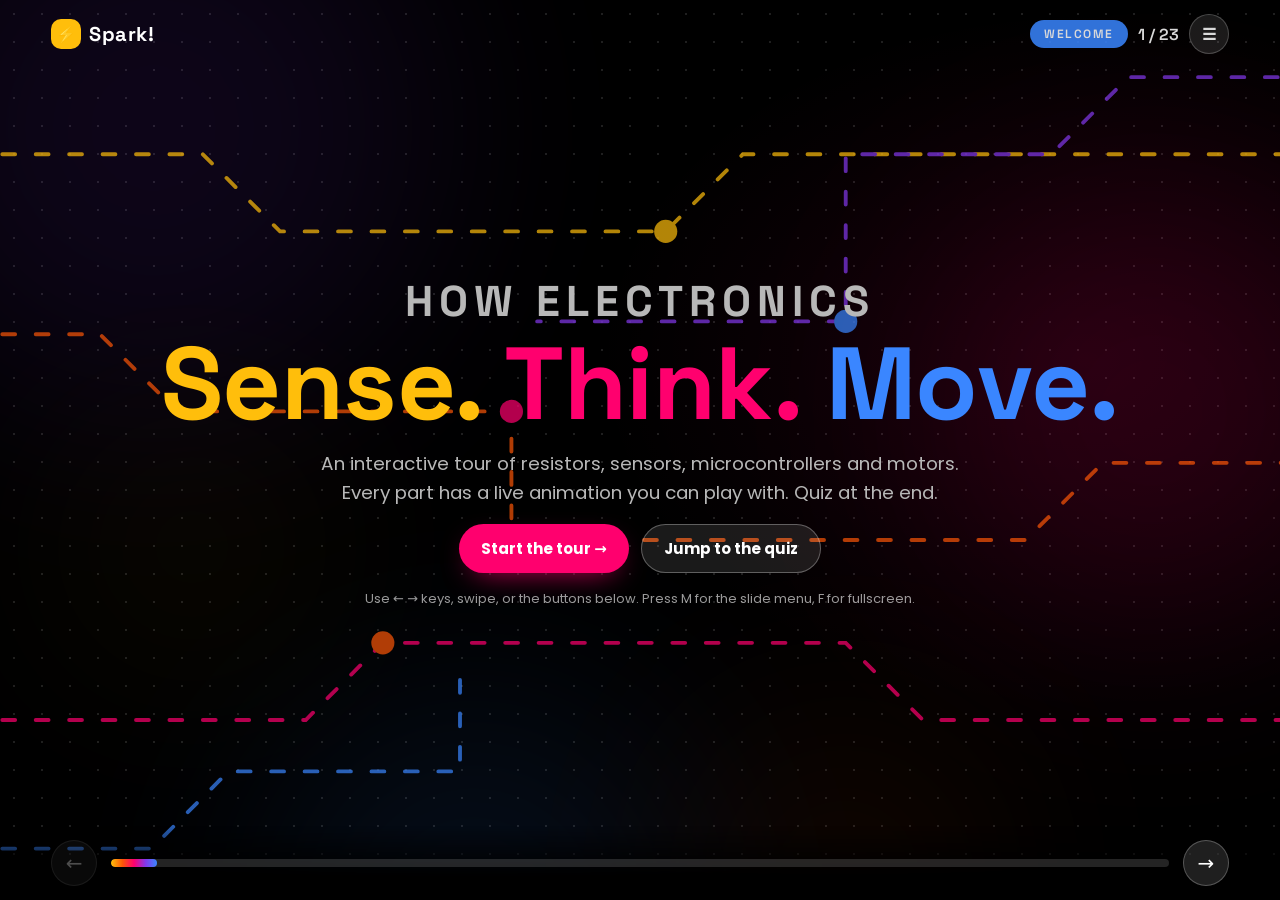
<file: index.html>
<!doctype html>
<html lang="en">
<head>
<meta charset="utf-8">
<meta name="viewport" content="width=device-width,initial-scale=1">
<title>Spark! Sense, Think, Move</title>
<meta name="description" content="An interactive, animated tour of electronic components: sensors, microcontrollers and actuators, with a quiz.">
<link rel="preconnect" href="https://fonts.googleapis.com">
<link href="https://fonts.googleapis.com/css2?family=Poppins:wght@400;600;700;800&family=Space+Grotesk:wght@500;700&display=swap" rel="stylesheet">
<link rel="stylesheet" href="style.css">
</head>
<body>
<div class="bg"><i></i><i></i><i></i><i></i><i></i></div>

<header class="top">
  <div class="brand"><b>⚡</b><span>Spark!</span></div>
  <div class="counter"><span class="grp" id="grp">Welcome</span><span class="cn" id="cnt">1 / 1</span><button class="nb" id="menuBtn" title="All slides (M)" style="width:40px;height:40px;font-size:16px">☰</button></div>
</header>

<main class="deck" id="deck">

<!-- 1 TITLE -->
<section class="slide c-p title" data-group="Welcome" data-title="Welcome" data-demo="none">
  <svg class="traces" viewBox="0 0 1200 700" preserveAspectRatio="xMidYMid slice">
    <path class="sy" d="M0 120 H260 L320 180 H620 L680 120 H1200"/>
    <path class="so" d="M0 260 H180 L240 320 H500 V420 H900 L960 360 H1200" style="animation-duration:3s"/>
    <path class="sp" d="M0 560 H340 L400 500 H760 L820 560 H1200" style="animation-duration:2.4s"/>
    <path class="sv" d="M1200 60 H980 L920 120 H760 V250 H520" style="animation-duration:3.4s"/>
    <path class="sb" d="M0 660 H220 L280 600 H460 V520" style="animation-duration:2.8s"/>
    <circle cx="620" cy="180" r="9" class="fy pulse"/><circle cx="500" cy="320" r="9" class="fp pulse"/><circle cx="760" cy="250" r="9" class="fb pulse"/><circle cx="400" cy="500" r="9" class="fo pulse"/>
  </svg>
  <div class="wrap one">
    <div class="copy" style="align-items:center">
      <h1 class="rv"><span>How electronics</span><em>Sense.</em> <em>Think.</em> <em>Move.</em></h1>
      <p class="lead rv" style="--d:.15s">An interactive tour of resistors, sensors, microcontrollers and motors. Every part has a live animation you can play with. Quiz at the end.</p>
      <div class="row rv" style="--d:.3s"><button class="btn" data-next>Start the tour →</button><a class="btn ghost" href="quiz.html">Jump to the quiz</a></div>
      <p class="hint rv" style="--d:.4s">Use ← → keys, swipe, or the buttons below. Press M for the slide menu, F for fullscreen.</p>
    </div>
  </div>
</section>

<!-- 2 OVERVIEW -->
<section class="slide c-v" data-group="The big idea" data-title="Sense · Think · Move" data-demo="none">
  <div class="wrap one">
    <div class="copy">
      <span class="tag rv">The big idea</span>
      <h2 class="rv">Every gadget does <em>3 jobs</em></h2>
      <p class="lead rv">Your smart watch, washing machine and auto-door all follow the same pattern. Sort every component you will meet today into one of these buckets.</p>
      <div class="arrowrow rv"><span>SENSE</span><i></i><span>THINK</span><i></i><span>ACT</span></div>
      <div class="trio">
        <div class="role r1 pop" style="--d:.1s"><div class="big">👀</div><h3>Sensors</h3><p>The senses. They turn the real world (light, distance, touch, wetness) into electrical signals.</p><ul><li>Button</li><li>Potentiometer</li><li>Photoresistor</li><li>Ultrasonic</li><li>Soil moisture</li><li>IR</li></ul></div>
        <div class="role r2 pop" style="--d:.25s"><div class="big">🧠</div><h3>The Brain</h3><p>Reads the signals, runs your program, and decides what should happen next.</p><ul><li>Microcontroller</li><li>Arduino</li><li>ESP32</li><li>Pico</li><li>Raspberry Pi</li></ul></div>
        <div class="role r3 pop" style="--d:.4s"><div class="big">💪</div><h3>Actuators</h3><p>The muscles. They turn electrical signals back into light, sound or motion.</p><ul><li>LED</li><li>DC motor</li><li>Servo motor</li></ul></div>
      </div>
      <div class="block rv" style="--d:.5s">🧱 <b>Building blocks</b> (resistor, capacitor, AC/DC power) are the supporting cast that keeps all three jobs safe and smooth. We start there.</div>
    </div>
  </div>
</section>

<!-- 3 AC / DC -->
<section class="slide c-o" data-group="Building blocks" data-title="Voltage: DC vs AC" data-demo="acdc">
  <div class="wrap">
    <div class="copy">
      <span class="tag rv">🧱 Building block · Power</span>
      <h2 class="rv">Voltage: <em>DC vs AC</em></h2>
      <p class="lead rv">Voltage is the <b>push</b> that makes electrons move. It comes in two flavours.</p>
      <ul class="pts rv">
        <li><b>DC (Direct Current)</b> flows one way, steady. Batteries, USB, phone chargers and every Arduino pin use DC (usually 3.3 V or 5 V).</li>
        <li><b>AC (Alternating Current)</b> keeps reversing. The wall socket in India gives about <b>230 V at 50 Hz</b>, which means 50 full back-and-forth cycles every second.</li>
        <li>AC travels long distances easily, but electronics need DC. That is why every charger has an <b>adapter</b> that converts AC to DC.</li>
      </ul>
      <div class="chips rv"><span class="chip">⚠ Never connect a wall socket to a breadboard</span></div>
    </div>
    <div class="stage rv" style="--d:.15s">
      <canvas id="acdcCv"></canvas>
      <div class="ctrls"><div class="ctrl"><label>AC speed (slowed down so you can see it)</label><input type="range" id="acF" min="0.3" max="2.5" step="0.1" value="1"></div></div>
    </div>
  </div>
</section>

<!-- 4 RESISTOR -->
<section class="slide c-y" data-group="Building blocks" data-title="Resistor" data-demo="resistor">
  <div class="wrap">
    <div class="copy">
      <span class="tag rv">🧱 Building block</span>
      <h2 class="rv">Resistor: <em>the traffic cop</em></h2>
      <p class="lead rv">A resistor <b>limits how much current flows</b>. Think of a road that suddenly gets narrow: fewer cars get through.</p>
      <ul class="pts rv">
        <li><b>Ohm's law: V = I × R.</b> With the same voltage, more resistance means less current.</li>
        <li>Measured in <b>ohms (Ω)</b>. The coloured bands on its body are a code for the value.</li>
        <li>Used to protect LEDs, to build voltage dividers, and as pull-up or pull-down resistors for buttons.</li>
      </ul>
      <svg class="rv" viewBox="0 0 360 70" style="max-width:360px">
        <path d="M0 35H60M300 35H360" class="wire on"/>
        <rect x="60" y="12" width="240" height="46" rx="23" fill="#e8c28a"/>
        <rect x="100" y="12" width="20" height="46" fill="#FB5607"/><rect x="140" y="12" width="20" height="46" fill="#FB5607"/><rect x="180" y="12" width="20" height="46" fill="#8a4b12"/><rect x="250" y="12" width="14" height="46" fill="#FFBE0B"/>
        <text x="180" y="68" text-anchor="middle" class="lbl s">orange · orange · brown · gold = 330 Ω ±5%</text>
      </svg>
    </div>
    <div class="stage rv" style="--d:.15s">
      <canvas id="resCv"></canvas>
      <div class="ctrls"><div class="ctrl"><label>Resistance (R)</label><input type="range" id="resR" min="50" max="1000" value="200"></div></div>
      <div class="read"><span>V = <b>5 V</b></span><span>R = <b id="rR">200 Ω</b></span><span>I = V/R = <b id="rI">25 mA</b></span><span id="rHeat">warm</span></div>
    </div>
  </div>
</section>

<!-- 5 CAPACITOR -->
<section class="slide c-b" data-group="Building blocks" data-title="Capacitor" data-demo="capacitor">
  <div class="wrap">
    <div class="copy">
      <span class="tag rv">🧱 Building block</span>
      <h2 class="rv">Capacitor: <em>tiny charge bucket</em></h2>
      <p class="lead rv">Two metal plates with a thin insulator in between. Connect a battery and charge piles up on the plates. Remove it, and the capacitor can <b>release that charge</b> in a flash.</p>
      <ul class="pts rv">
        <li>Measured in <b>farads</b>. Hobby parts are µF (millionths of a farad).</li>
        <li>Smooths bumpy power, filters noise, times things (RC circuits), and powers camera flashes.</li>
        <li>The <b>ceiling fan</b> at home has one. It gives the motor its starting push.</li>
      </ul>
    </div>
    <div class="stage rv" style="--d:.15s">
      <svg id="capSvg" viewBox="0 0 520 300"></svg>
      <div class="btns"><button class="btn" id="capCharge">⚡ Charge it</button><button class="btn ghost" id="capDis">💡 Discharge into LED</button></div>
      <div class="read"><span>Vc = <b id="capV">0.0 V</b></span><span id="capS">idle</span></div>
    </div>
  </div>
</section>

<!-- 6 POTENTIOMETER -->
<section class="slide c-b" data-group="Sensors" data-title="Potentiometer" data-demo="pot">
  <div class="wrap">
    <div class="copy">
      <span class="tag rv">👀 Sensor · Input</span>
      <h2 class="rv">Potentiometer: <em>the knob</em></h2>
      <p class="lead rv">A resistor you can <b>turn</b>. It has 3 pins: one end to 5 V, the other end to GND, and a middle <b>wiper</b> that slides along the track.</p>
      <ul class="pts rv">
        <li>Turn the knob and the wiper splits the track into two parts, giving <b>any voltage between 0 and 5 V</b>. This is a <i>voltage divider</i>.</li>
        <li>Volume knobs, light dimmers and joysticks all use one.</li>
        <li>Drag the knob on the right. Watch the wiper and the bulb.</li>
      </ul>
    </div>
    <div class="stage rv" style="--d:.15s">
      <svg id="potSvg" viewBox="0 0 520 320" style="touch-action:none"></svg>
      <div class="ctrls"><div class="ctrl"><label>Or use the slider</label><input type="range" id="potR" min="0" max="100" value="50"></div></div>
      <div class="read"><span>R1 = <b id="pR1"></b></span><span>R2 = <b id="pR2"></b></span><span>Vout = <b id="pV"></b></span></div>
    </div>
  </div>
</section>

<!-- 7 MICROCONTROLLER -->
<section class="slide c-v" data-group="The Brain" data-title="Microcontroller" data-demo="mcu">
  <div class="wrap">
    <div class="copy">
      <span class="tag rv">🧠 The Brain</span>
      <h2 class="rv">Microcontroller: <em>a computer on a chip</em></h2>
      <p class="lead rv">It has a <b>CPU</b> (thinks), <b>memory</b> (remembers your program) and <b>pins</b> (talk to the outside world). It repeats the same 3 steps forever:</p>
      <ul class="pts rv">
        <li><b>1 · READ</b> an input pin (is the button pressed?)</li>
        <li><b>2 · DECIDE</b> using your code (if pressed then...)</li>
        <li><b>3 · ACT</b> by changing an output pin (turn the LED on)</li>
      </ul>
      <p class="lead rv">The microwave, washing machine, TV remote and AC at home all hide one inside.</p>
    </div>
    <div class="stage rv" style="--d:.15s">
      <svg id="mcuSvg" viewBox="0 0 640 280"></svg>
      <pre class="code" style="margin-top:10px"><span class="k">void</span> <span class="f">loop</span>() {
<span id="ml1">  <span class="k">int</span> s = <span class="f">digitalRead</span>(BUTTON);       <span class="c">// 1 READ</span></span>
<span id="ml2">  <span class="k">if</span> (s == <span class="n">HIGH</span>) {                       <span class="c">// 2 DECIDE</span></span>
<span id="ml3">    <span class="f">digitalWrite</span>(LED, <span class="n">HIGH</span>);            <span class="c">// 3 ACT</span></span>
  } <span class="k">else</span> <span class="f">digitalWrite</span>(LED, <span class="n">LOW</span>);
}</pre>
      <div class="read"><span id="mState">Tap the button in the diagram</span></div>
    </div>
  </div>
</section>

<!-- 8 LED -->
<section class="slide c-p" data-group="Actuators" data-title="LED & Diode" data-demo="led">
  <div class="wrap">
    <div class="copy">
      <span class="tag rv">💪 Actuator · Output</span>
      <h2 class="rv">LED: <em>a one-way light</em></h2>
      <p class="lead rv">An LED is a <b>diode</b>, a one-way valve for current, that glows when current passes through it.</p>
      <ul class="pts rv">
        <li><b>Anode (+)</b> is the long leg. <b>Cathode (−)</b> is the short leg, next to the flat edge. Connect them backwards and nothing flows.</li>
        <li>An LED has almost no resistance of its own. Without a <b>series resistor</b> it draws too much current and burns out.</li>
        <li>Try both buttons on the right.</li>
      </ul>
      <div class="chips rv"><span class="chip">Typical: 2 V drop, 10–20 mA</span><span class="chip">R = (Vsupply − Vled) / I</span></div>
    </div>
    <div class="stage rv" style="--d:.15s">
      <svg id="ledSvg" viewBox="0 0 520 300"></svg>
      <div class="btns"><button class="btn" id="ledFlip">🔄 Flip the battery</button><button class="btn ghost" id="ledRes">⚠ Remove resistor</button></div>
      <div class="info" id="ledInfo"></div>
    </div>
  </div>
</section>

<!-- 9 MOTORS -->
<section class="slide c-o" data-group="Actuators" data-title="How motors work" data-demo="motor">
  <div class="wrap">
    <div class="copy">
      <span class="tag rv">💪 Actuator · Output</span>
      <h2 class="rv">Motors: <em>electricity into motion</em></h2>
      <p class="lead rv">A wire carrying current inside a magnetic field gets <b>pushed sideways</b>. Bend the wire into a loop and the two sides get pushed in opposite directions, so the loop <b>spins</b>.</p>
      <ul class="pts rv">
        <li>Force = field × current × length. More current means more push.</li>
        <li>A <b>commutator</b> flips the current every half turn so the push always keeps the same spin direction.</li>
        <li>Three kinds you will use: <b>DC motor</b> (spins freely), <b>servo</b> (goes to an exact angle), <b>stepper</b> (moves in small precise steps).</li>
      </ul>
    </div>
    <div class="stage rv" style="--d:.15s">
      <svg id="motSvg" viewBox="0 0 520 320"></svg>
      <div class="ctrls"><div class="ctrl"><label>Current (voltage)</label><input type="range" id="motI" min="0" max="100" value="45"></div></div>
      <div class="read"><span>Speed = <b id="motRpm"></b></span></div>
    </div>
  </div>
</section>

<!-- 10 PART 2 DIVIDER -->
<section class="slide c-y" data-group="Part 2" data-title="Meet the real components" data-demo="none">
  <div class="wrap one">
    <div class="copy">
      <span class="tag rv">Part 2</span>
      <h2 class="rv">Meet the <em>real components</em></h2>
      <p class="lead rv">Now the actual parts you can buy and plug into a breadboard, organised as Inputs, Brains and Actuators.</p>
      <div class="trio">
        <div class="role r1 pop" style="--d:.1s"><div class="big">👀</div><h3>Inputs</h3><ul><li>Push button</li><li>Potentiometer</li><li>Photoresistor</li><li>Ultrasonic</li><li>Soil moisture</li><li>IR sensor</li></ul></div>
        <div class="role r2 pop" style="--d:.25s"><div class="big">🧠</div><h3>Brains</h3><ul><li>Arduino</li><li>ESP32</li><li>Pico · Pi · micro:bit · STM32 · NodeMCU</li></ul></div>
        <div class="role r3 pop" style="--d:.4s"><div class="big">💪</div><h3>Actuators</h3><ul><li>Servo motor</li><li>DC motor</li></ul></div>
      </div>
    </div>
  </div>
</section>

<!-- 11 BUTTON -->
<section class="slide c-b" data-group="Inputs" data-title="Push button" data-demo="button">
  <div class="wrap">
    <div class="copy">
      <span class="tag rv">👀 Input 1 of 6</span>
      <h2 class="rv">Push button: <em>the simplest sensor</em></h2>
      <p class="lead rv">Press it and two pieces of metal touch, which <b>closes the circuit</b>. The pin sees 5 V (HIGH). Let go and it sees 0 V (LOW).</p>
      <ul class="pts rv">
        <li>A <b>pull-down resistor</b> (10 kΩ) ties the pin to GND when the button is open. Without it the pin <i>floats</i> and reads random noise.</li>
        <li>Real buttons <b>bounce</b>. The contacts chatter for a few milliseconds, so code often adds a short delay (debounce).</li>
      </ul>
      <pre class="code rv"><span class="f">pinMode</span>(<span class="n">2</span>, INPUT);
<span class="k">if</span> (<span class="f">digitalRead</span>(<span class="n">2</span>) == HIGH) { <span class="c">/* pressed! */</span> }</pre>
    </div>
    <div class="stage rv" style="--d:.15s">
      <svg id="btnSvg" viewBox="0 0 520 280" style="touch-action:none"></svg>
      <div class="read"><span id="bState">D2 = <b>LOW</b></span><span>Presses: <b id="bCount">0</b></span></div>
      <div class="info">Press and hold the big button in the diagram (mouse, touch or Space).</div>
    </div>
  </div>
</section>

<!-- 12 POT ADC -->
<section class="slide c-b" data-group="Inputs" data-title="Analog input (ADC)" data-demo="adc">
  <div class="wrap">
    <div class="copy">
      <span class="tag rv">👀 Input 2 of 6</span>
      <h2 class="rv">Potentiometer as <em>analog input</em></h2>
      <p class="lead rv">Buttons are on or off. A pot gives a <b>smooth range</b>. The microcontroller's <b>ADC</b> (analog-to-digital converter) turns that voltage into a number.</p>
      <ul class="pts rv">
        <li><b>Arduino Uno:</b> 10-bit ADC, so 0 to 1023 (each step is about 4.9 mV).</li>
        <li><b>ESP32:</b> 12-bit ADC, so 0 to 4095.</li>
        <li><code>map()</code> rescales the number, for example 0–1023 to a servo angle of 0–180°.</li>
      </ul>
      <pre class="code rv"><span class="k">int</span> v = <span class="f">analogRead</span>(A0);
<span class="k">int</span> angle = <span class="f">map</span>(v, <span class="n">0</span>, <span class="n">1023</span>, <span class="n">0</span>, <span class="n">180</span>);</pre>
    </div>
    <div class="stage rv" style="--d:.15s">
      <svg viewBox="0 0 520 220" id="adcSvg"></svg>
      <div class="ctrls"><div class="ctrl"><label>Turn the knob</label><input type="range" id="adcR" min="0" max="1023" value="512"></div></div>
      <div class="bits" id="adcBits"></div>
      <div class="read"><span>analogRead = <b id="adcN"></b></span><span>Voltage = <b id="adcV"></b></span><span>Angle = <b id="adcA"></b></span></div>
    </div>
  </div>
</section>

<!-- 13 LDR -->
<section class="slide c-y" data-group="Inputs" data-title="Photoresistor (LDR)" data-demo="ldr">
  <div class="wrap">
    <div class="copy">
      <span class="tag rv">👀 Input 3 of 6</span>
      <h2 class="rv">Photoresistor: <em>a light-sensitive resistor</em></h2>
      <p class="lead rv">An LDR (light dependent resistor) <b>changes its resistance with light</b>. Bright light drops it to a few kΩ. Darkness raises it to hundreds of kΩ.</p>
      <ul class="pts rv">
        <li>Put it in a voltage divider with a fixed 10 kΩ resistor and the pin sees a <b>voltage that follows the light</b>.</li>
        <li>The Arduino compares that number to a threshold. Below it means dark, so switch the lamp on.</li>
        <li>This is how automatic street lights, night lamps and screen auto-brightness work.</li>
      </ul>
    </div>
    <div class="stage rv" style="--d:.15s">
      <svg id="ldrSvg" viewBox="0 0 520 300"></svg>
      <div class="ctrls"><div class="ctrl"><label>Sunlight → Night</label><input type="range" id="ldrS" min="0" max="100" value="15"></div></div>
      <div class="read"><span>LDR = <b id="ldrR"></b></span><span>analogRead = <b id="ldrA"></b></span><span id="ldrL"></span></div>
    </div>
  </div>
</section>

<!-- 14 ULTRASONIC -->
<section class="slide c-v" data-group="Inputs" data-title="Ultrasonic sensor" data-demo="ultra">
  <div class="wrap">
    <div class="copy">
      <span class="tag rv">👀 Input 4 of 6</span>
      <h2 class="rv">Ultrasonic sensor: <em>a bat's sonar</em></h2>
      <p class="lead rv">The HC-SR04 shouts a <b>40 kHz chirp</b> you cannot hear, then listens for the echo. <b>Longer echo means farther object.</b></p>
      <ul class="pts rv">
        <li>TRIG pin: a 10 µs pulse starts the chirp. ECHO pin: stays HIGH until the echo returns.</li>
        <li><b>distance = time × 0.0343 cm/µs ÷ 2</b> (divide by 2 because the sound goes there and back).</li>
        <li>Range is about 2 cm to 4 m. Used in parking sensors, water-level meters and obstacle-avoiding robots.</li>
      </ul>
    </div>
    <div class="stage rv" style="--d:.15s">
      <svg id="ultSvg" viewBox="0 0 560 320"></svg>
      <div class="ctrls"><div class="ctrl"><label>Object distance</label><input type="range" id="ultD" min="5" max="200" value="80"></div></div>
      <div class="read"><span>Distance = <b id="ultDv"></b></span><span>Echo time = <b id="ultT"></b></span></div>
    </div>
  </div>
</section>

<!-- 15 SOIL -->
<section class="slide c-o" data-group="Inputs" data-title="Soil moisture sensor" data-demo="soil">
  <div class="wrap">
    <div class="copy">
      <span class="tag rv">👀 Input 5 of 6</span>
      <h2 class="rv">Soil moisture: <em>does the plant need water?</em></h2>
      <p class="lead rv">Two prongs go into the soil. Wet soil conducts electricity and changes capacitance differently from dry soil, so the sensor outputs an <b>analog number</b>.</p>
      <ul class="pts rv">
        <li>Cheap <b>resistive</b> probes corrode in weeks. <b>Capacitive</b> ones last far longer.</li>
        <li>Calibrate it: note the reading in dry air and in a glass of water, and use those as your limits.</li>
        <li>In this demo, a <b>higher number means drier</b> (like many capacitive modules).</li>
      </ul>
    </div>
    <div class="stage rv" style="--d:.15s">
      <svg id="soilSvg" viewBox="0 0 520 320"></svg>
      <div class="ctrls"><div class="ctrl"><label>Soil moisture</label><input type="range" id="soilM" min="0" max="100" value="20"></div><div class="ctrl"><label><input type="checkbox" id="soilAuto" checked> Auto-water pump</label></div></div>
      <div class="read"><span>Moisture = <b id="soilP"></b></span><span>analogRead = <b id="soilA"></b></span><span id="soilS"></span></div>
    </div>
  </div>
</section>

<!-- 16 IR -->
<section class="slide c-p" data-group="Inputs" data-title="IR sensor" data-demo="ir">
  <div class="wrap">
    <div class="copy">
      <span class="tag rv">👀 Input 6 of 6</span>
      <h2 class="rv">IR sensor: <em>invisible light radar</em></h2>
      <p class="lead rv">An <b>infrared LED</b> sends out invisible light. A <b>photodiode</b> next to it watches for a reflection. If something bounces the light back, the output flips.</p>
      <ul class="pts rv">
        <li>Most modules output <b>LOW when an object is detected</b>, and an onboard LED lights up.</li>
        <li>Light-coloured surfaces reflect IR. <b>Black surfaces absorb it</b>, which is how line-following robots see the track.</li>
        <li>Sunlight also contains IR, so it can confuse the sensor outdoors.</li>
      </ul>
    </div>
    <div class="stage rv" style="--d:.15s">
      <svg id="irSvg" viewBox="0 0 560 300"></svg>
      <div class="ctrls"><div class="ctrl"><label>Object distance</label><input type="range" id="irD" min="2" max="30" value="10"></div></div>
      <div class="btns"><button class="btn sm" id="irW">⬜ White surface</button><button class="btn sm ghost" id="irB">⬛ Black surface</button></div>
      <div class="read"><span id="irOut"></span></div>
    </div>
  </div>
</section>

<!-- 17 ARDUINO -->
<section class="slide c-b" data-group="Brains" data-title="Arduino Uno" data-demo="arduino">
  <div class="wrap">
    <div class="copy">
      <span class="tag rv">🧠 Brain 1</span>
      <h2 class="rv">Arduino Uno: <em>the friendly starter</em></h2>
      <p class="lead rv">A microcontroller (ATmega328P) on a board with USB, power and labelled pin headers. Write C/C++ in the Arduino IDE, press upload, done.</p>
      <div class="chips rv"><span class="chip">16 MHz</span><span class="chip">5 V logic</span><span class="chip">14 digital pins (6 PWM)</span><span class="chip">6 analog inputs</span><span class="chip">32 KB flash</span><span class="chip">2 KB RAM</span></div>
      <ul class="pts rv">
        <li>Great for learning: huge community, thousands of tutorials and libraries.</li>
        <li>No built-in Wi-Fi or Bluetooth. Add a module, or pick an ESP32.</li>
      </ul>
      <pre class="code rv"><span class="k">void</span> <span class="f">setup</span>() { <span class="f">pinMode</span>(<span class="n">13</span>, OUTPUT); }
<span class="k">void</span> <span class="f">loop</span>()  { <span class="f">digitalWrite</span>(<span class="n">13</span>, HIGH); <span class="f">delay</span>(<span class="n">500</span>);
        <span class="f">digitalWrite</span>(<span class="n">13</span>, LOW);  <span class="f">delay</span>(<span class="n">500</span>); }</pre>
    </div>
    <div class="stage rv" style="--d:.15s">
      <svg id="ardSvg" viewBox="0 0 560 330"></svg>
      <div class="info" id="ardInfo">Hover or tap the pins to learn what they do. The little "L" LED is blinking from the code on the left.</div>
    </div>
  </div>
</section>

<!-- 18 ESP32 -->
<section class="slide c-v" data-group="Brains" data-title="ESP32" data-demo="esp">
  <div class="wrap">
    <div class="copy">
      <span class="tag rv">🧠 Brain 2</span>
      <h2 class="rv">ESP32: <em>Wi-Fi and Bluetooth built in</em></h2>
      <p class="lead rv">A faster, cheaper chip that <b>connects to the internet</b> by itself. Send sensor data to your phone, host a web page, build IoT gadgets.</p>
      <div class="chips rv"><span class="chip">240 MHz dual-core</span><span class="chip">Wi-Fi + Bluetooth LE</span><span class="chip">3.3 V logic</span><span class="chip">12-bit ADC</span><span class="chip">~30 GPIO</span><span class="chip">touch pins</span></div>
      <table class="cmp rv"><tr><th></th><th>Arduino Uno</th><th>ESP32</th></tr>
        <tr><td>Speed</td><td>16 MHz</td><td>240 MHz</td></tr>
        <tr><td>Wireless</td><td>None</td><td>Wi-Fi + BLE</td></tr>
        <tr><td>Logic level</td><td>5 V</td><td>3.3 V (not 5 V safe!)</td></tr>
        <tr><td>ADC</td><td>10-bit (0–1023)</td><td>12-bit (0–4095)</td></tr>
        <tr><td>Best for</td><td>Learning</td><td>IoT projects</td></tr></table>
    </div>
    <div class="stage rv" style="--d:.15s">
      <svg id="espSvg" viewBox="0 0 560 330"></svg>
      <div class="info" id="espInfo">Hover or tap the chip and pins. Watch the radio waves leaving the antenna.</div>
    </div>
  </div>
</section>

<!-- 19 OTHER BRAINS -->
<section class="slide c-p" data-group="Brains" data-title="Other brains" data-demo="none">
  <div class="wrap one">
    <div class="copy">
      <span class="tag rv">🧠 Brain 3</span>
      <h2 class="rv">More brains to <em>explore</em></h2>
      <p class="lead rv">Hover (or tap) a card to flip it. A microcontroller runs one program forever. A microprocessor board like the Raspberry Pi runs a full operating system.</p>
      <div class="cards">
        <div class="fc pop" style="--d:.05s"><div class="in"><div class="f"><svg viewBox="0 0 90 60"><rect x="15" y="8" width="60" height="44" rx="6" fill="#0a8a4a"/><rect x="34" y="20" width="22" height="20" rx="3" fill="#222"/><rect x="38" y="2" width="14" height="8" fill="#ccc"/></svg><h4>Raspberry Pi Pico</h4><small>RP2040 microcontroller</small></div><div class="bk">Dual-core 133 MHz. Programs in <b>MicroPython</b> or C. Cheap and powerful.<br><br><b>Best for:</b> learning Python on hardware.</div></div></div>
        <div class="fc pop" style="--d:.12s"><div class="in"><div class="f"><svg viewBox="0 0 90 60"><rect x="6" y="6" width="78" height="48" rx="6" fill="#c51a4a"/><rect x="14" y="14" width="22" height="22" rx="3" fill="#ccc"/><rect x="42" y="14" width="14" height="14" fill="#333"/><rect x="62" y="14" width="14" height="30" fill="#aaa"/></svg><h4>Raspberry Pi</h4><small>Tiny Linux computer</small></div><div class="bk">A full computer with HDMI, USB, Wi-Fi and a camera port. Runs Linux.<br><br><b>Best for:</b> vision, AI, servers, media centres.</div></div></div>
        <div class="fc pop" style="--d:.19s"><div class="in"><div class="f"><svg viewBox="0 0 90 60"><rect x="10" y="6" width="70" height="48" rx="8" fill="#222"/><g fill="#FF006E"><rect x="28" y="14" width="5" height="5"/><rect x="38" y="14" width="5" height="5"/><rect x="48" y="14" width="5" height="5"/><rect x="58" y="14" width="5" height="5"/><rect x="38" y="24" width="5" height="5"/><rect x="48" y="24" width="5" height="5"/></g><circle cx="22" cy="38" r="5" fill="#ccc"/><circle cx="68" cy="38" r="5" fill="#ccc"/></svg><h4>micro:bit</h4><small>Built for beginners</small></div><div class="bk">25 LEDs, 2 buttons, motion sensor and radio on board. Block coding or Python.<br><br><b>Best for:</b> first-time makers.</div></div></div>
        <div class="fc pop" style="--d:.26s"><div class="in"><div class="f"><svg viewBox="0 0 90 60"><rect x="20" y="10" width="50" height="40" rx="5" fill="#1b6bc9"/><rect x="36" y="22" width="18" height="16" rx="2" fill="#222"/><rect x="20" y="6" width="50" height="4" fill="#ccc"/></svg><h4>Arduino Nano</h4><small>Uno, but tiny</small></div><div class="bk">Same ATmega328P brain as the Uno, in a breadboard-friendly size.<br><br><b>Best for:</b> compact permanent projects.</div></div></div>
        <div class="fc pop" style="--d:.33s"><div class="in"><div class="f"><svg viewBox="0 0 90 60"><rect x="16" y="10" width="58" height="40" rx="4" fill="#1a3dbf"/><rect x="36" y="20" width="18" height="18" fill="#222"/><g fill="#FFBE0B"><rect x="20" y="12" width="2" height="4"/><rect x="26" y="12" width="2" height="4"/><rect x="32" y="12" width="2" height="4"/><rect x="38" y="12" width="2" height="4"/></g></svg><h4>STM32</h4><small>"Blue Pill" ARM chip</small></div><div class="bk">32-bit ARM Cortex-M chips used in real products: drones, cars, appliances.<br><br><b>Best for:</b> serious embedded work.</div></div></div>
        <div class="fc pop" style="--d:.4s"><div class="in"><div class="f"><svg viewBox="0 0 90 60"><rect x="16" y="6" width="58" height="48" rx="4" fill="#222"/><rect x="24" y="10" width="30" height="20" fill="#bbb"/><path d="M58 14q10 6 0 14M62 10q16 10 0 22" stroke="#3A86FF" stroke-width="2" fill="none"/></svg><h4>NodeMCU / ESP8266</h4><small>Cheap Wi-Fi board</small></div><div class="bk">The older sibling of the ESP32: Wi-Fi only, very cheap, great for simple IoT.<br><br><b>Best for:</b> budget smart-home gadgets.</div></div></div>
      </div>
    </div>
  </div>
</section>

<!-- 20 SERVO -->
<section class="slide c-o" data-group="Actuators" data-title="Servo motor" data-demo="servo">
  <div class="wrap">
    <div class="copy">
      <span class="tag rv">💪 Actuator 1 of 2</span>
      <h2 class="rv">Servo motor: <em>goes exactly where you say</em></h2>
      <p class="lead rv">Inside: a small motor, gears, a position-sensing potentiometer and a control circuit. You send a pulse, and it turns to that angle and holds it.</p>
      <ul class="pts rv">
        <li>A pulse is sent every <b>20 ms</b>. Its width sets the angle: <b>1 ms = 0°, 1.5 ms = 90°, 2 ms = 180°</b>.</li>
        <li>3 wires: <span style="color:#c98a5a">brown = GND</span>, <span style="color:#ff6b6b">red = 5 V</span>, <span style="color:#ffb347">orange = signal</span>.</li>
        <li>Used in robot arms, door latches, camera gimbals and RC steering.</li>
      </ul>
      <pre class="code rv"><span class="f">servo</span>.<span class="f">attach</span>(<span class="n">9</span>);
<span class="f">servo</span>.<span class="f">write</span>(<span class="n">90</span>);   <span class="c">// go to 90°</span></pre>
    </div>
    <div class="stage rv" style="--d:.15s">
      <svg id="srvSvg" viewBox="0 0 520 330"></svg>
      <div class="ctrls"><div class="ctrl"><label>Angle</label><input type="range" id="srvA" min="0" max="180" value="90"></div></div>
      <div class="btns"><button class="btn sm" id="srvSweep">↔ Sweep</button></div>
      <div class="read"><span>Angle = <b id="srvAv"></b></span><span>Pulse = <b id="srvP"></b></span></div>
    </div>
  </div>
</section>

<!-- 21 DC MOTOR -->
<section class="slide c-p" data-group="Actuators" data-title="DC motor" data-demo="dcm">
  <div class="wrap">
    <div class="copy">
      <span class="tag rv">💪 Actuator 2 of 2</span>
      <h2 class="rv">DC motor: <em>spins, spins, spins</em></h2>
      <p class="lead rv">Apply voltage and it spins. Speed follows the average voltage. Reverse the polarity and it spins the other way.</p>
      <ul class="pts rv">
        <li><b>PWM</b> (analogWrite) switches power on and off very fast. A longer ON time means a higher average voltage and a faster motor.</li>
        <li><b>Direction:</b> an H-bridge driver (L298N, L293D) swaps the polarity for you.</li>
        <li>⚠ A pin can supply only ~20 mA and a motor wants far more, so <b>never drive a motor straight from a pin</b>. Use a driver or transistor, plus a flyback diode.</li>
      </ul>
    </div>
    <div class="stage rv" style="--d:.15s">
      <svg id="dcSvg" viewBox="0 0 520 330"></svg>
      <div class="ctrls"><div class="ctrl"><label>PWM duty cycle</label><input type="range" id="dcD" min="0" max="100" value="50"></div></div>
      <div class="btns"><button class="btn sm" id="dcDir">🔄 Reverse direction</button></div>
      <div class="read"><span>analogWrite = <b id="dcW"></b></span><span>Speed = <b id="dcR"></b></span><span id="dcDirL"></span></div>
    </div>
  </div>
</section>

<!-- 22 RECAP -->
<section class="slide c-v" data-group="Wrap up" data-title="Put it all together" data-demo="recap">
  <div class="wrap one">
    <div class="copy">
      <span class="tag rv">Wrap up</span>
      <h2 class="rv">Put it all <em>together</em></h2>
      <p class="lead rv">Pick a project. Watch the signal travel: <b>sense → think → act</b>.</p>
      <div class="tabs rv" id="rcTabs"></div>
      <div class="flowline rv">
        <div class="node" id="rcN0" style="--rc:var(--b)"><div class="em" id="rcE0"></div><b id="rcT0"></b><small id="rcS0"></small></div>
        <div class="arr" id="rcA0">➜</div>
        <div class="node" id="rcN1" style="--rc:var(--v)"><div class="em" id="rcE1"></div><b id="rcT1"></b><small id="rcS1"></small></div>
        <div class="arr" id="rcA1">➜</div>
        <div class="node" id="rcN2" style="--rc:var(--p)"><div class="em" id="rcE2"></div><b id="rcT2"></b><small id="rcS2"></small></div>
      </div>
      <div class="info rv" id="rcInfo"></div>
    </div>
  </div>
</section>

<!-- 23 QUIZ CTA -->
<section class="slide c-p title" data-group="Quiz" data-title="Quiz time" data-demo="none">
  <svg class="traces" viewBox="0 0 1200 700" preserveAspectRatio="xMidYMid slice">
    <path class="sy" d="M0 160 H300 L360 220 H700 L760 160 H1200"/><path class="sb" d="M0 520 H400 L460 460 H800 L860 520 H1200" style="animation-duration:3s"/>
  </svg>
  <div class="wrap one">
    <div class="copy" style="align-items:center">
      <h1 class="rv"><span>Think you got it?</span><em>Quiz</em> <em>time!</em></h1>
      <p class="lead rv" style="--d:.15s"><b>15 questions</b>: 8 easy ones, 2 trickier ones, and 5 real-life problems from Indian homes and hostels. Which sensor would solve them?</p>
      <div class="row rv" style="--d:.3s"><a class="btn" href="quiz.html">Start the quiz →</a><button class="btn ghost" data-restart>↺ Back to slide 1</button></div>
    </div>
  </div>
</section>


</main>

<div class="menu" id="menu"><div id="menuBody"></div></div>
<footer class="bar">
  <button class="nb" id="prev" title="Previous (←)">←</button>
  <div class="prog"><i id="prog"></i></div>
  <button class="nb" id="next" title="Next (→)">→</button>
</footer>
<script src="app.js"></script>
</body>
</html>
</file>
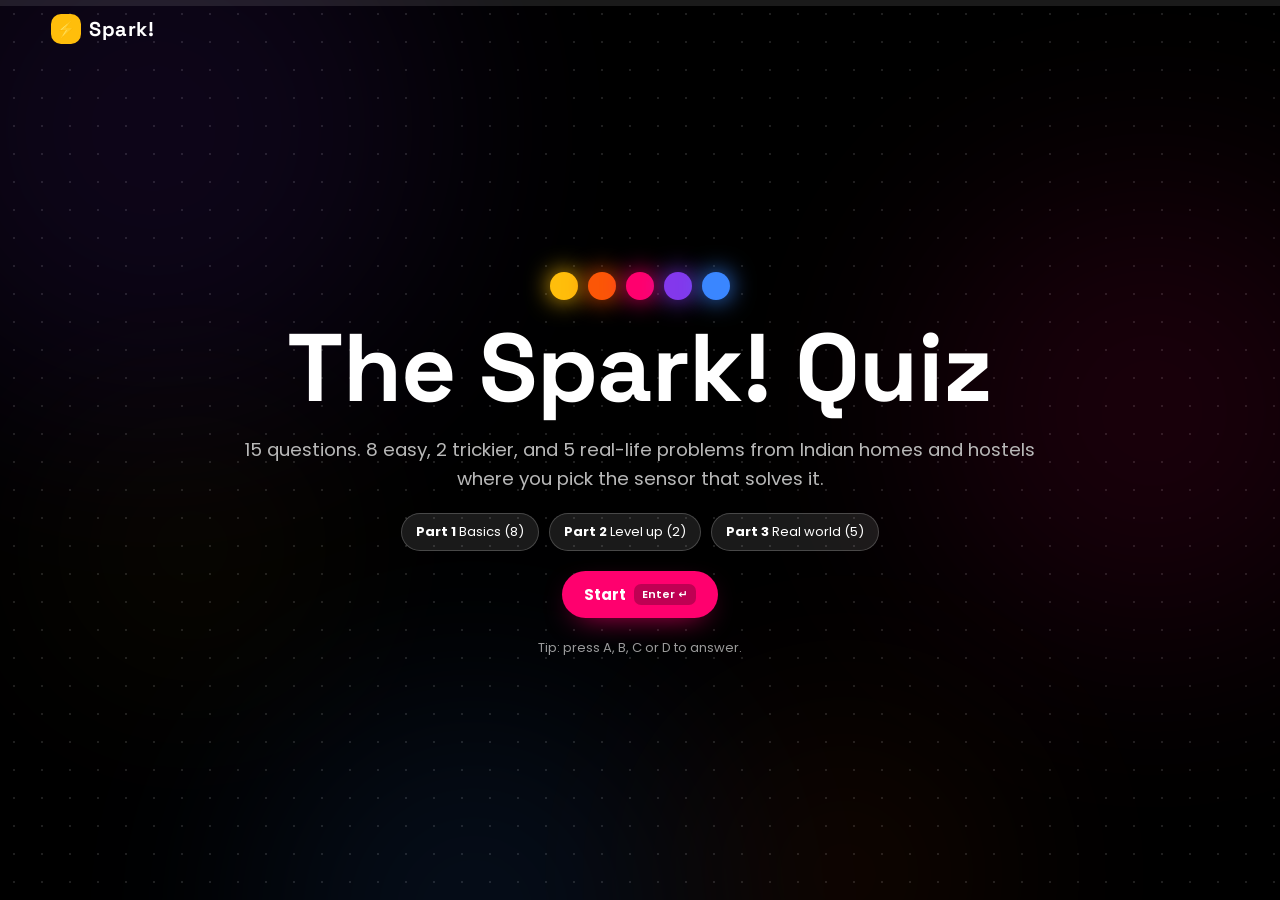
<file: quiz.html>
<!doctype html>
<html lang="en">
<head>
<meta charset="utf-8">
<meta name="viewport" content="width=device-width,initial-scale=1">
<title>Spark! Electronics Quiz</title>
<meta name="description" content="A 15-question electronics quiz: sensors, brains, actuators and real-life problem solving.">
<link rel="preconnect" href="https://fonts.googleapis.com">
<link href="https://fonts.googleapis.com/css2?family=Poppins:wght@400;600;700;800&family=Space+Grotesk:wght@500;700&display=swap" rel="stylesheet">
<link rel="stylesheet" href="style.css">
<link rel="stylesheet" href="quiz.css">
</head>
<body>
<div class="bg"><i></i><i></i><i></i><i></i><i></i></div>
<canvas id="confetti"></canvas>
<header class="qtop">
  <a class="brand" href="index.html" title="Back to slides"><b>⚡</b><span>Spark!</span></a>
  <div class="qcount" id="qcount"></div>
</header>
<div class="qprog"><i id="qprog"></i></div>

<main id="qmain" class="c-p">
  <!-- intro -->
  <section class="qs on" id="sIntro">
    <div class="qbox center">
      <div class="orbs"><i style="--c:var(--y)"></i><i style="--c:var(--o)"></i><i style="--c:var(--p)"></i><i style="--c:var(--v)"></i><i style="--c:var(--b)"></i></div>
      <h1>The <em>Spark!</em> Quiz</h1>
      <p class="lead">15 questions. 8 easy, 2 trickier, and 5 real-life problems from Indian homes and hostels where you pick the sensor that solves it.</p>
      <ul class="legend"><li><b>Part 1</b> Basics (8)</li><li><b>Part 2</b> Level up (2)</li><li><b>Part 3</b> Real world (5)</li></ul>
      <button class="btn" id="startBtn">Start <span class="kbd">Enter ↵</span></button>
      <p class="hint">Tip: press A, B, C or D to answer.</p>
    </div>
  </section>
  <!-- question -->
  <section class="qs" id="sQ">
    <div class="qbox">
      <div class="qmeta"><span class="qnum" id="qnum"></span><span class="qpart" id="qpart"></span></div>
      <div class="scenario" id="qscene" hidden></div>
      <h2 id="qtext"></h2>
      <div class="opts" id="qopts"></div>
      <div class="fb" id="qfb" hidden><div class="fbh" id="qfbh"></div><p id="qfbp"></p><button class="btn" id="nextBtn">Next <span class="kbd">Enter ↵</span></button></div>
    </div>
  </section>
  <!-- result -->
  <section class="qs" id="sRes">
    <div class="qbox center">
      <div class="ring"><svg viewBox="0 0 140 140"><defs><linearGradient id="rg" x1="0" x2="1"><stop offset="0" stop-color="#FFBE0B"/><stop offset=".5" stop-color="#FF006E"/><stop offset="1" stop-color="#3A86FF"/></linearGradient></defs><circle cx="70" cy="70" r="60" fill="none" stroke="rgba(255,255,255,.14)" stroke-width="14"/><circle id="ringC" cx="70" cy="70" r="60" fill="none" stroke="url(#rg)" stroke-width="14" stroke-linecap="round" stroke-dasharray="377" stroke-dashoffset="377" transform="rotate(-90 70 70)"/></svg><div class="ringt"><b id="rScore">0</b><span>/ 15</span></div></div>
      <h2 id="rTitle"></h2><p class="lead" id="rMsg"></p>
      <div class="row"><button class="btn" id="retryBtn">↺ Try again</button></div>
    </div>
  </section>
</main>
<script src="quiz.js"></script>
</body>
</html>
</file>
<file: style.css>
/* ===== Spark! shared styles — palette: FFBE0B FB5607 FF006E 8338EC 3A86FF ===== */
:root{
  --y:#FFBE0B;--o:#FB5607;--p:#FF006E;--v:#8338EC;--b:#3A86FF;
  --ink:#000;--ink2:#0b0b0b;--text:#fff;--muted:#b8b8b8;
  --e:cubic-bezier(.2,.8,.2,1);
  --acc:var(--b);--acc2:var(--v);--accink:#fff;
}
*{box-sizing:border-box;margin:0;padding:0}
html,body{height:100%;overflow:hidden}
body{background:var(--ink);color:var(--text);font-family:'Poppins','Segoe UI',system-ui,sans-serif;-webkit-font-smoothing:antialiased}
button{font:inherit;color:inherit;cursor:pointer;border:0;background:none}
a{color:inherit;text-decoration:none}

/* animated background blobs */
.bg{position:fixed;inset:0;z-index:0;overflow:hidden;background:#000;background-image:radial-gradient(rgba(255,255,255,.12) 1px,transparent 1px);background-size:28px 28px}
.bg i{position:absolute;border-radius:50%;filter:blur(110px);opacity:.10;animation:drift 18s ease-in-out infinite alternate}
.bg i:nth-child(1){width:44vw;height:44vw;background:var(--v);left:-10vw;top:-12vw}
.bg i:nth-child(2){width:36vw;height:36vw;background:var(--p);right:-8vw;top:20vh;animation-delay:-4s}
.bg i:nth-child(3){width:34vw;height:34vw;background:var(--b);left:20vw;bottom:-18vw;animation-delay:-8s}
.bg i:nth-child(4){width:24vw;height:24vw;background:var(--o);right:22vw;bottom:-10vw;opacity:.08;animation-delay:-11s}
.bg i:nth-child(5){width:18vw;height:18vw;background:var(--y);left:6vw;top:48vh;opacity:.06;animation-delay:-2s}
@keyframes drift{to{transform:translate(6vw,-5vh) scale(1.2)}}

/* palette helpers */
.c-y{--acc:var(--y);--acc2:var(--o);--accink:#000}
.c-o{--acc:var(--o);--acc2:var(--y);--accink:#fff}
.c-p{--acc:var(--p);--acc2:var(--v);--accink:#fff}
.c-v{--acc:var(--v);--acc2:var(--b);--accink:#fff}
.c-b{--acc:var(--b);--acc2:var(--v);--accink:#fff}
.fy{fill:var(--y)}.fo{fill:var(--o)}.fp{fill:var(--p)}.fv{fill:var(--v)}.fb{fill:var(--b)}.fw{fill:#fff}.fi{fill:var(--ink)}.fa{fill:var(--acc)}
.sy{stroke:var(--y)}.so{stroke:var(--o)}.sp{stroke:var(--p)}.sv{stroke:var(--v)}.sb{stroke:var(--b)}.sw{stroke:#fff}.sa{stroke:var(--acc)}

/* top / bottom chrome */
.top{position:fixed;left:0;right:0;top:0;z-index:20;display:flex;align-items:center;justify-content:space-between;padding:14px 4vw;pointer-events:none}
.top>*{pointer-events:auto}
.brand{font-family:'Space Grotesk',sans-serif;font-weight:700;font-size:20px;letter-spacing:.5px;display:flex;align-items:center;gap:8px}
.brand b{display:inline-grid;place-items:center;width:30px;height:30px;border-radius:10px;background:var(--y);color:#000;font-size:16px}
.grp{padding:6px 14px;border-radius:99px;font-size:12px;font-weight:600;letter-spacing:1.5px;text-transform:uppercase;background:var(--acc);color:var(--accink);transition:background .4s,color .4s}
.counter{font-family:'Space Grotesk',sans-serif;font-weight:600;opacity:.85;display:flex;gap:10px;align-items:center}
.bar{position:fixed;left:0;right:0;bottom:0;z-index:20;display:flex;align-items:center;gap:14px;padding:14px 4vw;background:linear-gradient(to top,#000 30%,transparent)}
.prog{flex:1;height:8px;border-radius:9px;background:rgba(255,255,255,.14);overflow:hidden}
.prog i{display:block;height:100%;width:0;border-radius:9px;background:linear-gradient(90deg,var(--y),var(--o),var(--p),var(--v),var(--b));transition:width .5s var(--e)}
.nb{width:46px;height:46px;border-radius:50%;background:rgba(255,255,255,.12);border:1.5px solid rgba(255,255,255,.25);font-size:20px;display:grid;place-items:center;transition:.2s}
.nb:hover{background:var(--acc);color:var(--accink);transform:scale(1.1)}
.nb:disabled{opacity:.3;pointer-events:none}

/* menu drawer */
.menu{position:fixed;inset:0;z-index:40;background:rgba(0,0,0,.94);backdrop-filter:blur(10px);display:none;padding:70px 5vw 40px;overflow:auto}
.menu.open{display:block;animation:fade .3s}
.menu h3{font-family:'Space Grotesk',sans-serif;font-size:14px;letter-spacing:2px;text-transform:uppercase;color:var(--muted);margin:22px 0 10px}
.menu .grid{display:grid;grid-template-columns:repeat(auto-fill,minmax(220px,1fr));gap:10px}
.menu button.it{padding:14px 16px;border-radius:16px;text-align:left;background:#0d0d0d;border:1.5px solid rgba(255,255,255,.14);font-weight:600;transition:.2s}
.menu button.it:hover{transform:translateY(-3px);border-color:var(--acc)}
.menu button.it small{display:block;opacity:.6;font-weight:400}
@keyframes fade{from{opacity:0}}

/* slides */
.deck{position:fixed;inset:0;z-index:1}
.slide{position:absolute;inset:0;padding:74px 5vw 84px;overflow-x:hidden;overflow-y:auto;display:flex;opacity:0;visibility:hidden;transform:translateX(80px) scale(.985);transition:opacity .5s ease,transform .6s var(--e),visibility 0s .6s}
.slide.active{opacity:1;visibility:visible;transform:none;transition:opacity .5s ease,transform .6s var(--e),visibility 0s}
.slide.past{transform:translateX(-80px) scale(.985)}
.slide::before{content:"";position:absolute;inset:0;pointer-events:none;background:radial-gradient(700px 500px at 85% 40%,color-mix(in srgb,var(--acc) 9%,transparent),transparent 70%)}
.wrap{position:relative;margin:auto;width:min(1300px,100%);display:grid;grid-template-columns:minmax(0,.9fr) minmax(0,1.1fr);gap:clamp(20px,3vw,48px);align-items:center}
.wrap.one{grid-template-columns:1fr}
.copy{display:flex;flex-direction:column;gap:16px}
.tag{align-self:flex-start;padding:6px 14px;border-radius:99px;background:var(--acc);color:var(--accink);font-size:12px;font-weight:700;letter-spacing:1.4px;text-transform:uppercase}
h1,h2{font-family:'Space Grotesk','Poppins',sans-serif;line-height:1.05;letter-spacing:-.5px}
h2{font-size:clamp(34px,4.6vw,66px);font-weight:700}
h2 em,h1 em{font-style:normal;color:var(--acc)}
.lead{font-size:clamp(15px,1.45vw,20px);line-height:1.55;color:var(--muted)}
.lead b,.pts b{color:#fff}
.pts{list-style:none;display:grid;gap:10px}
.pts li{position:relative;padding:11px 14px 11px 46px;border-radius:16px;background:#0d0d0d;border:1px solid rgba(255,255,255,.18);font-size:clamp(13px,1.2vw,16px);line-height:1.45;color:#eee}
.pts li::before{content:"";position:absolute;left:14px;top:50%;width:18px;height:18px;margin-top:-9px;border-radius:6px;background:var(--acc);transform:rotate(12deg)}
.chips{display:flex;flex-wrap:wrap;gap:8px}
.chip{padding:6px 12px;border-radius:99px;border:1.5px solid var(--acc);font-size:12.5px;font-weight:600;background:color-mix(in srgb,var(--acc) 16%,transparent)}
code,.mono{font-family:ui-monospace,'SF Mono',Menlo,Consolas,monospace}
pre.code{margin:0;padding:14px 16px;border-radius:16px;background:#050505;border:1px solid rgba(255,255,255,.2);font-size:13px;line-height:1.6;overflow:auto;color:#cfe3ff}
pre.code .k{color:var(--p)}pre.code .f{color:var(--y)}pre.code .n{color:var(--o)}pre.code .c{color:#8a82ad}
pre.code .hl{background:color-mix(in srgb,var(--acc) 45%,transparent);border-radius:6px;display:inline-block;width:100%}

/* stage (demo card) */
.stage{position:relative;padding:16px;border-radius:30px;background:#0a0a0a;border:1.5px solid rgba(255,255,255,.3);border-top:5px solid var(--acc);box-shadow:0 0 0 6px rgba(255,255,255,.04),0 40px 80px -30px rgba(0,0,0,.9)}
.stage svg,.stage canvas{display:block;width:100%;height:auto}
.stage canvas{height:340px}
.ctrls{display:grid;gap:10px;margin-top:14px}
.ctrl{display:flex;align-items:center;gap:12px;flex-wrap:wrap}
.ctrl label{font-size:13px;font-weight:600;min-width:120px;color:var(--muted)}
.ctrl input[type=range]{flex:1;min-width:140px}
.read{display:flex;flex-wrap:wrap;gap:8px;margin-top:12px}
.read span{padding:7px 12px;border-radius:12px;background:#000;border:1px solid rgba(255,255,255,.25);font-size:13px;font-family:ui-monospace,Menlo,monospace}
.read b{color:var(--acc)}
.btns{display:flex;gap:10px;flex-wrap:wrap;margin-top:12px}
.btn{display:inline-flex;align-items:center;gap:8px;padding:12px 22px;border-radius:99px;font-weight:700;font-size:15px;background:var(--acc);color:var(--accink);box-shadow:0 10px 30px -14px var(--acc);transition:transform .2s var(--e),box-shadow .2s}
.btn:hover{transform:translateY(-3px) scale(1.04)}
.btn:active{transform:scale(.97)}
.btn.ghost{background:rgba(255,255,255,.1);border:1.5px solid rgba(255,255,255,.3);box-shadow:none;color:#fff}
.btn.sm{padding:8px 16px;font-size:13px}
.btn.on{outline:3px solid #fff}
input[type=range]{-webkit-appearance:none;appearance:none;height:10px;border-radius:9px;background:rgba(255,255,255,.22);outline:none}
input[type=range]::-webkit-slider-thumb{-webkit-appearance:none;width:26px;height:26px;border-radius:50%;background:#fff;border:5px solid var(--acc);box-shadow:0 4px 14px rgba(0,0,0,.45);cursor:grab}
input[type=range]::-moz-range-thumb{width:18px;height:18px;border-radius:50%;background:#fff;border:5px solid var(--acc);cursor:grab}

/* entrance animation */
.rv{opacity:1}
.slide.active .rv{animation:rise .8s var(--e) both;animation-delay:var(--d,0s)}
@keyframes rise{from{opacity:0;transform:translateY(34px) scale(.97)}}
.slide.active .pop{animation:pop .8s var(--e) both;animation-delay:var(--d,0s)}
@keyframes pop{from{opacity:0;transform:scale(.6) rotate(-6deg)}}

/* svg shared */
.wire{fill:none;stroke:rgba(255,255,255,.28);stroke-width:4;stroke-linecap:round;stroke-linejoin:round}
.wire.on{stroke:rgba(255,255,255,.55)}
.lbl{fill:#fff;font-size:13px;font-weight:600;font-family:'Poppins',sans-serif}
.lbl.s{font-size:11px;fill:#cfc6ee}
.lbl.m{font-family:ui-monospace,Menlo,monospace}
.dash{stroke-dasharray:6 8;animation:dash 1s linear infinite}
@keyframes dash{to{stroke-dashoffset:-28}}
.float{animation:float 4s ease-in-out infinite}
@keyframes float{50%{transform:translateY(-10px)}}
.pulse{animation:pulse 1.6s ease-in-out infinite;transform-box:fill-box;transform-origin:center}
@keyframes pulse{50%{transform:scale(1.15);opacity:.7}}

/* title slide */
.title .wrap{text-align:center;justify-items:center}
.title h1{font-size:clamp(46px,8vw,120px);font-weight:700;line-height:.98}
.title h1 span{display:block;font-size:.42em;letter-spacing:6px;text-transform:uppercase;color:var(--muted);margin-bottom:10px}
.title h1 em:nth-of-type(1){color:var(--y)}
.title h1 em:nth-of-type(2){color:var(--p)}
.title h1 em:nth-of-type(3){color:var(--b)}
.title .lead{max-width:680px}
.traces{position:absolute;inset:0;width:100%;height:100%;opacity:.7;pointer-events:none}
.traces path{fill:none;stroke-width:3;stroke-dasharray:10 16;animation:dash 2s linear infinite;stroke-linecap:round}
.hint{font-size:13px;opacity:.6}
.row{display:flex;gap:12px;flex-wrap:wrap;justify-content:center}

/* 3-column role cards */
.trio{display:grid;grid-template-columns:repeat(3,1fr);gap:18px;width:100%}
.role{position:relative;padding:22px;border-radius:28px;background:#0b0b0b;border:1.5px solid rgba(255,255,255,.28);border-top:6px solid var(--rc);display:flex;flex-direction:column;gap:10px;transition:transform .3s var(--e)}
.role:hover{transform:translateY(-8px) rotate(-1deg)}
.role .big{font-size:52px;line-height:1}
.role h3{font-family:'Space Grotesk',sans-serif;font-size:28px}
.role p{font-size:14px;color:#efeaff;line-height:1.45}
.role ul{list-style:none;display:flex;flex-wrap:wrap;gap:6px}
.role li{padding:4px 10px;border-radius:99px;background:#1a1a1a;border:1px solid var(--rc);font-size:12px;font-weight:600}
.role.r1{--rc:var(--b)}.role.r2{--rc:var(--v)}.role.r3{--rc:var(--p)}
.arrowrow{display:flex;align-items:center;justify-content:center;gap:8px;margin:6px 0 18px;font-size:13px;font-weight:700;letter-spacing:2px;color:var(--muted)}
.arrowrow i{flex:1;max-width:220px;height:4px;border-radius:9px;background:repeating-linear-gradient(90deg,var(--y) 0 12px,transparent 12px 24px);animation:dashbg 1s linear infinite}
@keyframes dashbg{to{background-position:24px 0}}
.block{margin-top:18px;padding:14px 18px;border-radius:20px;border:1.5px dashed var(--y);background:rgba(255,190,11,.08);font-size:14px;color:#fff;display:flex;gap:10px;align-items:center;flex-wrap:wrap}

/* bits / adc */
.bits{display:flex;gap:6px;flex-wrap:wrap;margin-top:12px}
.bit{width:34px;height:44px;border-radius:10px;display:grid;place-items:center;font-family:ui-monospace,monospace;font-weight:800;background:rgba(0,0,0,.35);border:1.5px solid rgba(255,255,255,.2);transition:.15s}
.bit.on{background:var(--acc);color:var(--accink);box-shadow:0 0 18px var(--acc);transform:translateY(-4px)}

/* flip cards */
.cards{display:grid;grid-template-columns:repeat(3,1fr);gap:14px;width:100%}
.fc{perspective:900px;height:210px;cursor:pointer}
.fc .in{position:relative;width:100%;height:100%;transform-style:preserve-3d;transition:transform .7s var(--e)}
.fc:hover .in,.fc.flip .in{transform:rotateY(180deg)}
.fc .f,.fc .bk{position:absolute;inset:0;backface-visibility:hidden;border-radius:24px;padding:16px;display:flex;flex-direction:column;gap:6px;justify-content:center;align-items:center;text-align:center;border:1.5px solid var(--cc)}
.fc .f{background:#0b0b0b;border-top:6px solid var(--cc)}
.fc .bk{background:var(--cc);transform:rotateY(180deg);color:#fff;font-size:13px;line-height:1.4}
.fc h4{font-family:'Space Grotesk',sans-serif;font-size:19px}
.fc small{opacity:.8;font-size:12px}
.fc svg{width:90px;height:60px}
.fc:nth-child(1){--cc:var(--b)}.fc:nth-child(2){--cc:var(--p)}.fc:nth-child(3){--cc:var(--v)}
.fc:nth-child(4){--cc:var(--o)}.fc:nth-child(5){--cc:var(--y)}.fc:nth-child(6){--cc:var(--b)}
.fc:nth-child(5) .bk{color:#1a1033}

/* tables */
table.cmp{width:100%;border-collapse:separate;border-spacing:0 6px;font-size:13px}
table.cmp th{text-align:left;color:var(--muted);font-weight:600;padding:2px 10px}
table.cmp td{padding:8px 10px;background:rgba(255,255,255,.07)}
table.cmp td:first-child{border-radius:10px 0 0 10px;font-weight:700}
table.cmp td:last-child{border-radius:0 10px 10px 0}

/* recap */
.flowline{display:grid;grid-template-columns:1fr auto 1fr auto 1fr;gap:8px;align-items:center}
.node{padding:18px 12px;border-radius:22px;text-align:center;border:2px solid var(--rc);background:#0b0b0b;transition:.3s;min-height:130px;display:flex;flex-direction:column;justify-content:center;gap:4px}
.node .em{font-size:38px}.node small{color:var(--muted)}
.node.lit{background:var(--rc);transform:scale(1.07);box-shadow:0 0 40px var(--rc)}
.arr{font-size:28px;opacity:.5;transition:.3s}.arr.lit{opacity:1;color:var(--y);transform:scale(1.4)}
.tabs{display:flex;gap:8px;flex-wrap:wrap;margin-bottom:14px}

/* tooltip line */
.info{margin-top:12px;padding:10px 14px;border-radius:14px;background:#000;border-left:5px solid var(--acc);font-size:13.5px;min-height:46px;line-height:1.45}

/* responsive */
@media(max-width:980px){
  .wrap{grid-template-columns:1fr}
  .slide{padding:66px 18px 80px}
  .trio,.cards{grid-template-columns:1fr 1fr}
  .stage canvas{height:280px}
  .flowline{grid-template-columns:1fr}
  .arr{transform:rotate(90deg);text-align:center}
}
@media(max-width:560px){.trio,.cards{grid-template-columns:1fr}.counter span.cn{display:none}.brand span{display:none}}
@media (prefers-reduced-motion:reduce){*{animation-duration:.01ms!important;animation-iteration-count:1!important}}

[hidden]{display:none!important}
</file>
<file: quiz.css>
/* Quiz page (extends style.css) */
body{overflow:auto}
#confetti{position:fixed;inset:0;width:100%;height:100%;pointer-events:none;z-index:50}
.qtop{position:fixed;left:0;right:0;top:0;z-index:20;display:flex;justify-content:space-between;align-items:center;padding:14px 4vw}
.qcount{font-family:'Space Grotesk',sans-serif;font-weight:700;opacity:.85}
.qprog{position:fixed;left:0;right:0;top:0;height:6px;z-index:30;background:rgba(255,255,255,.1)}
.qprog i{display:block;height:100%;width:0;background:linear-gradient(90deg,var(--y),var(--o),var(--p),var(--v),var(--b));transition:width .5s var(--e)}
#qmain{position:relative;z-index:1;min-height:100vh}
.qs{display:none;min-height:100vh;padding:80px 6vw 50px;align-items:center;justify-content:center}
.qs.on{display:flex;animation:qin .55s var(--e) both}
.qs.out{animation:qout .3s ease both}
@keyframes qin{from{opacity:0;transform:translateY(50px)}}
@keyframes qout{to{opacity:0;transform:translateY(-40px)}}
.qbox{width:min(820px,100%);display:flex;flex-direction:column;gap:20px}
.qbox.center{align-items:center;text-align:center}
.qbox h1{font-family:'Space Grotesk',sans-serif;font-size:clamp(44px,8vw,96px);line-height:1}
.qbox h1 em{font-style:normal;color:#fff}
.qbox h2{font-family:'Space Grotesk',sans-serif;font-size:clamp(26px,3.8vw,44px);line-height:1.18}
.orbs{display:flex;gap:10px}.orbs i{width:28px;height:28px;border-radius:50%;background:var(--c);box-shadow:0 0 24px var(--c);animation:bob 1.4s ease-in-out infinite}
.orbs i:nth-child(2){animation-delay:.12s}.orbs i:nth-child(3){animation-delay:.24s}.orbs i:nth-child(4){animation-delay:.36s}.orbs i:nth-child(5){animation-delay:.48s}
@keyframes bob{50%{transform:translateY(-14px)}}
.legend{list-style:none;display:flex;gap:10px;flex-wrap:wrap;justify-content:center}
.legend li{padding:8px 14px;border-radius:99px;background:rgba(255,255,255,.1);border:1px solid rgba(255,255,255,.2);font-size:13px}
.kbd{font-size:11px;padding:2px 8px;border-radius:7px;background:rgba(0,0,0,.25);font-weight:600}
.qmeta{display:flex;gap:12px;align-items:center;flex-wrap:wrap}
.qnum{font-family:'Space Grotesk',sans-serif;font-weight:700;font-size:20px;padding:6px 16px;border-radius:99px;background:var(--acc);color:var(--accink)}
.qpart{font-size:12px;letter-spacing:1.5px;text-transform:uppercase;font-weight:700;color:var(--muted)}
.scenario{padding:16px 18px;border-radius:20px;background:#0b0b0b;border:1.5px dashed var(--y);font-size:clamp(14px,1.6vw,17px);line-height:1.5;color:#fff}
.opts{display:grid;gap:12px}
.opt{display:flex;align-items:center;gap:14px;text-align:left;padding:14px 18px;border-radius:18px;background:rgba(255,255,255,.08);border:2px solid rgba(255,255,255,.18);font-size:clamp(15px,1.8vw,19px);font-weight:600;transition:transform .2s var(--e),border-color .2s,background .2s;animation:rise .6s var(--e) both}
.opt:nth-child(2){animation-delay:.06s}.opt:nth-child(3){animation-delay:.12s}.opt:nth-child(4){animation-delay:.18s}
.opt .k{flex:none;width:34px;height:34px;border-radius:10px;display:grid;place-items:center;background:rgba(255,255,255,.14);font-weight:800;font-size:14px;transition:.2s}
.opt:hover:not(:disabled){transform:translateX(8px);border-color:var(--acc);background:color-mix(in srgb,var(--acc) 22%,transparent)}
.opt:hover:not(:disabled) .k{background:var(--acc);color:var(--accink)}
.opt:disabled{cursor:default}
.opt.right{border-color:var(--b);background:rgba(58,134,255,.2)}.opt.right .k{background:var(--b);color:#fff}
.opt.wrong{border-color:var(--p);background:rgba(255,0,110,.18);animation:shake .4s}.opt.wrong .k{background:var(--p)}
.opt.dim{opacity:.45}
@keyframes shake{25%{transform:translateX(-8px)}75%{transform:translateX(8px)}}
.fb{padding:18px 20px;border-radius:22px;background:#0b0b0b;border-left:6px solid var(--acc);display:flex;flex-direction:column;gap:10px;align-items:flex-start;animation:rise .5s var(--e) both}
.fb.good{border-color:var(--b)}.fb.bad{border-color:var(--p)}
.fbh{font-family:'Space Grotesk',sans-serif;font-size:22px;font-weight:700}
.fb p{color:var(--muted);line-height:1.55;font-size:15px}
.ring{position:relative;width:200px;height:200px}.ring svg{width:100%;height:100%}
#ringC{transition:stroke-dashoffset 1.4s var(--e)}
.ringt{position:absolute;inset:0;display:grid;place-content:center;text-align:center;font-family:'Space Grotesk',sans-serif}
.ringt b{font-size:64px;line-height:1}.ringt span{opacity:.7;font-size:18px}
.parts{display:grid;grid-template-columns:repeat(3,1fr);gap:10px;width:100%}
.part{padding:14px;border-radius:18px;background:rgba(255,255,255,.08);border:1px solid rgba(255,255,255,.16)}
.part b{display:block;font-size:26px;font-family:'Space Grotesk',sans-serif}.part small{color:var(--muted)}
.review{width:100%;text-align:left;display:grid;gap:10px}
.rv1{padding:12px 16px;border-radius:16px;background:rgba(255,255,255,.07);border-left:5px solid var(--b);font-size:14px;line-height:1.5}
.rv1.x{border-color:var(--p)}.rv1 b{display:block;margin-bottom:2px}.rv1 span{color:var(--muted)}
@media(max-width:600px){.parts{grid-template-columns:1fr}.opt:hover:not(:disabled){transform:none}}
</file>
